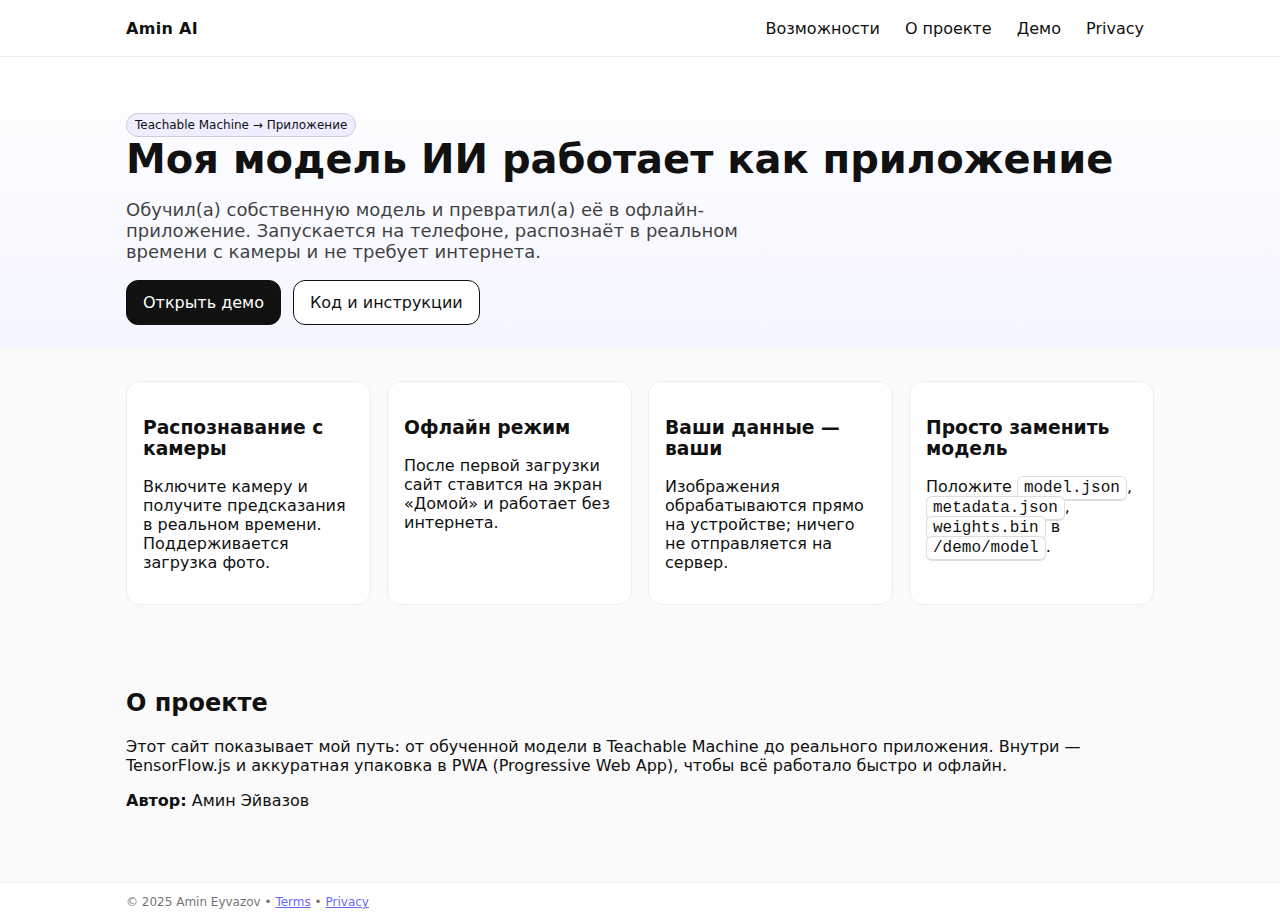
<file: index.html>
<!doctype html>
<html lang="ru">
<head>
  <meta charset="utf-8">
  <meta name="viewport" content="width=device-width, initial-scale=1">
  <title>AI by Amin Eyvazov — Демонстрация модели</title>
  <meta name="description" content="Мой проект: обученная модель Teachable Machine превращена в приложение — работает офлайн, распознаёт с камеры.">
  <link rel="icon" href="assets/icon-32.png">
  <link rel="manifest" href="site.webmanifest">
  <meta property="og:title" content="AI by Amin Eyvazov">
  <meta property="og:description" content="Обученная модель → настоящее приложение. Демонстрация работы офлайн с камеры.">
  <meta property="og:type" content="website">
  <meta property="og:image" content="assets/icon-512.png">
  <link rel="stylesheet" href="styles.css">
  <script>
  if ('serviceWorker' in navigator) {
    window.addEventListener('load', () => navigator.serviceWorker.register('./sw.js'));
  }
  </script>
</head>
<body>
  <header>
    <div class="container nav">
      <div class="brand">Amin AI</div>
      <nav>
        <a href="#features">Возможности</a>
        <a href="#about">О проекте</a>
        <a href="demo/">Демо</a>
        <a href="privacy.html">Privacy</a>
      </nav>
    </div>
  </header>

  <section class="hero">
    <div class="container">
      <span class="badge">Teachable Machine → Приложение</span>
      <h1>Моя модель ИИ работает как приложение</h1>
      <p>Обучил(а) собственную модель и превратил(а) её в офлайн-приложение. Запускается на телефоне, распознаёт в реальном времени с камеры и не требует интернета.</p>
      <div class="cta">
        <a class="btn" href="demo/">Открыть демо</a>
        <a class="btn sec" href="https://github.com" target="_blank" rel="noreferrer">Код и инструкции</a>
      </div>
    </div>
  </section>

  <section id="features" class="section">
    <div class="container grid">
      <div class="card">
        <h3>Распознавание с камеры</h3>
        <p>Включите камеру и получите предсказания в реальном времени. Поддерживается загрузка фото.</p>
      </div>
      <div class="card">
        <h3>Офлайн режим</h3>
        <p>После первой загрузки сайт ставится на экран «Домой» и работает без интернета.</p>
      </div>
      <div class="card">
        <h3>Ваши данные — ваши</h3>
        <p>Изображения обрабатываются прямо на устройстве; ничего не отправляется на сервер.</p>
      </div>
      <div class="card">
        <h3>Просто заменить модель</h3>
        <p>Положите <span class="kbd">model.json</span>, <span class="kbd">metadata.json</span>, <span class="kbd">weights.bin</span> в <span class="kbd">/demo/model</span>.</p>
      </div>
    </div>
  </section>

  <section id="about" class="section">
    <div class="container">
      <h2>О проекте</h2>
      <p>Этот сайт показывает мой путь: от обученной модели в Teachable Machine до реального приложения. Внутри — TensorFlow.js и аккуратная упаковка в PWA (Progressive Web App), чтобы всё работало быстро и офлайн.</p>
      <p><strong>Автор:</strong> Амин Эйвазов</p>
    </div>
  </section>

  <footer>
    <div class="container small">
      © 2025 Amin Eyvazov • <a href="terms.html">Terms</a> • <a href="privacy.html">Privacy</a>
    </div>
  </footer>
</body>
</html>
</file>
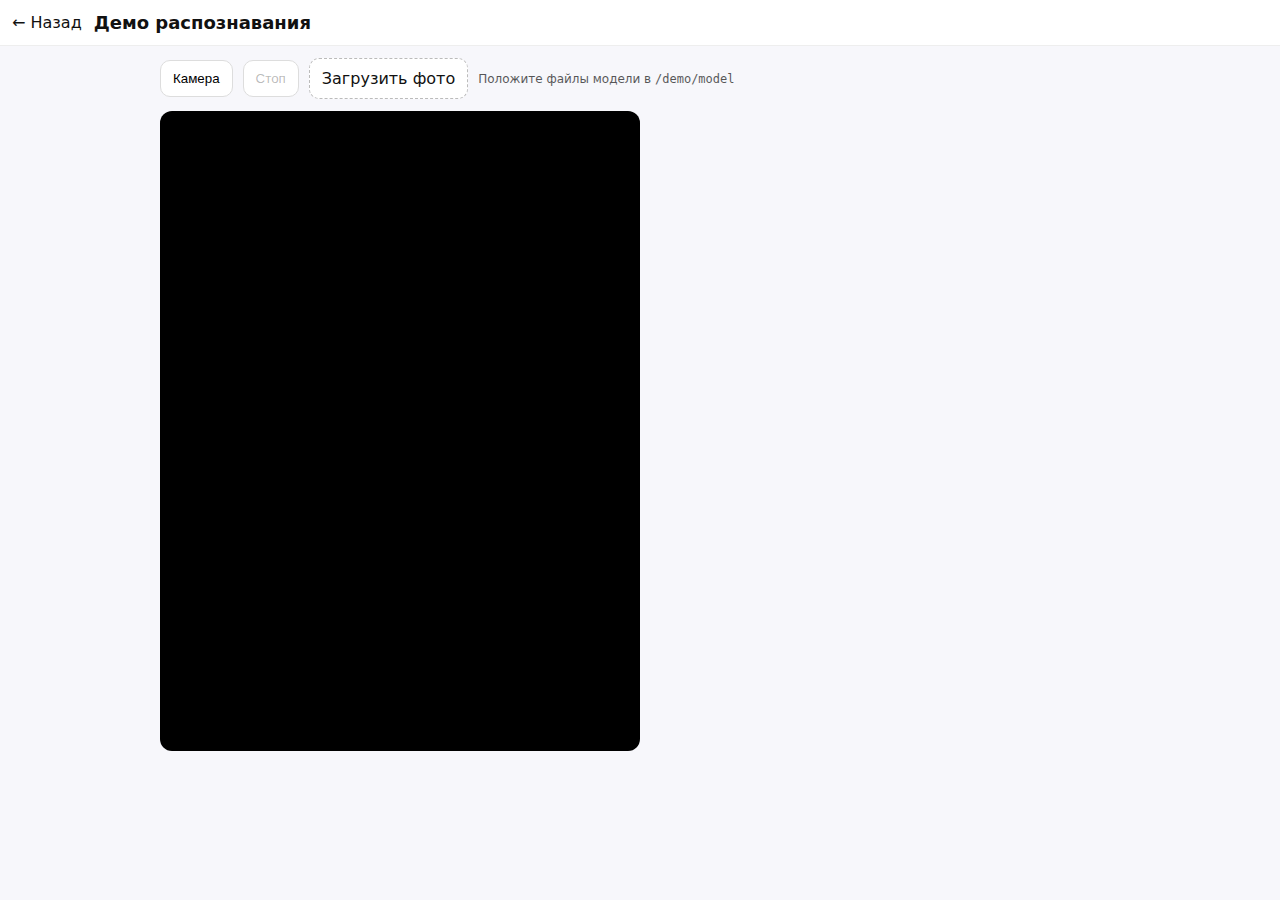
<file: demo/index.html>
<!doctype html>
<html lang="ru">
<head>
  <meta charset="utf-8" />
  <meta name="viewport" content="width=device-width, initial-scale=1" />
  <title>Демо распознавания — Amin AI</title>
  <link rel="manifest" href="manifest.webmanifest">
  <link rel="icon" href="../assets/icon-32.png">
  <link rel="stylesheet" href="style.css">
  <meta name="theme-color" content="#0b0b0b">
  <script defer src="https://cdn.jsdelivr.net/npm/@tensorflow/tfjs@4.20.0/dist/tf.min.js"></script>
  <script defer src="https://cdn.jsdelivr.net/npm/@teachablemachine/image@0.8.5/dist/teachablemachine-image.min.js"></script>
  <script defer src="script.js"></script>
</head>
<body>
  <header>
    <a href="../" class="back">← Назад</a>
    <h1>Демо распознавания</h1>
  </header>

  <main>
    <div class="controls">
      <button id="btnStart">Камера</button>
      <button id="btnStop" disabled>Стоп</button>
      <label class="file-input">
        <input type="file" id="fileInput" accept="image/*">
        Загрузить фото
      </label>
      <span class="hint">Положите файлы модели в <code>/demo/model</code></span>
    </div>

    <div class="view">
      <video id="webcam" autoplay playsinline muted></video>
      <canvas id="canvas" class="hidden"></canvas>
    </div>

    <section id="results">
      <ul id="labelContainer"></ul>
    </section>
  </main>

  <footer>
    <button id="installBtn" class="install">Установить офлайн</button>
  </footer>

  <script>
    let deferredPrompt;
    window.addEventListener('beforeinstallprompt', (e) => {
      e.preventDefault();
      deferredPrompt = e;
      document.getElementById('installBtn').style.display = 'inline-flex';
    });
    document.getElementById('installBtn').addEventListener('click', async () => {
      if (!deferredPrompt) return;
      deferredPrompt.prompt();
      await deferredPrompt.userChoice;
      deferredPrompt = null;
      document.getElementById('installBtn').style.display = 'none';
    });

    if ('serviceWorker' in navigator) {
      window.addEventListener('load', () => navigator.serviceWorker.register('../sw.js'));
    }
  </script>
</body>
</html>
</file>
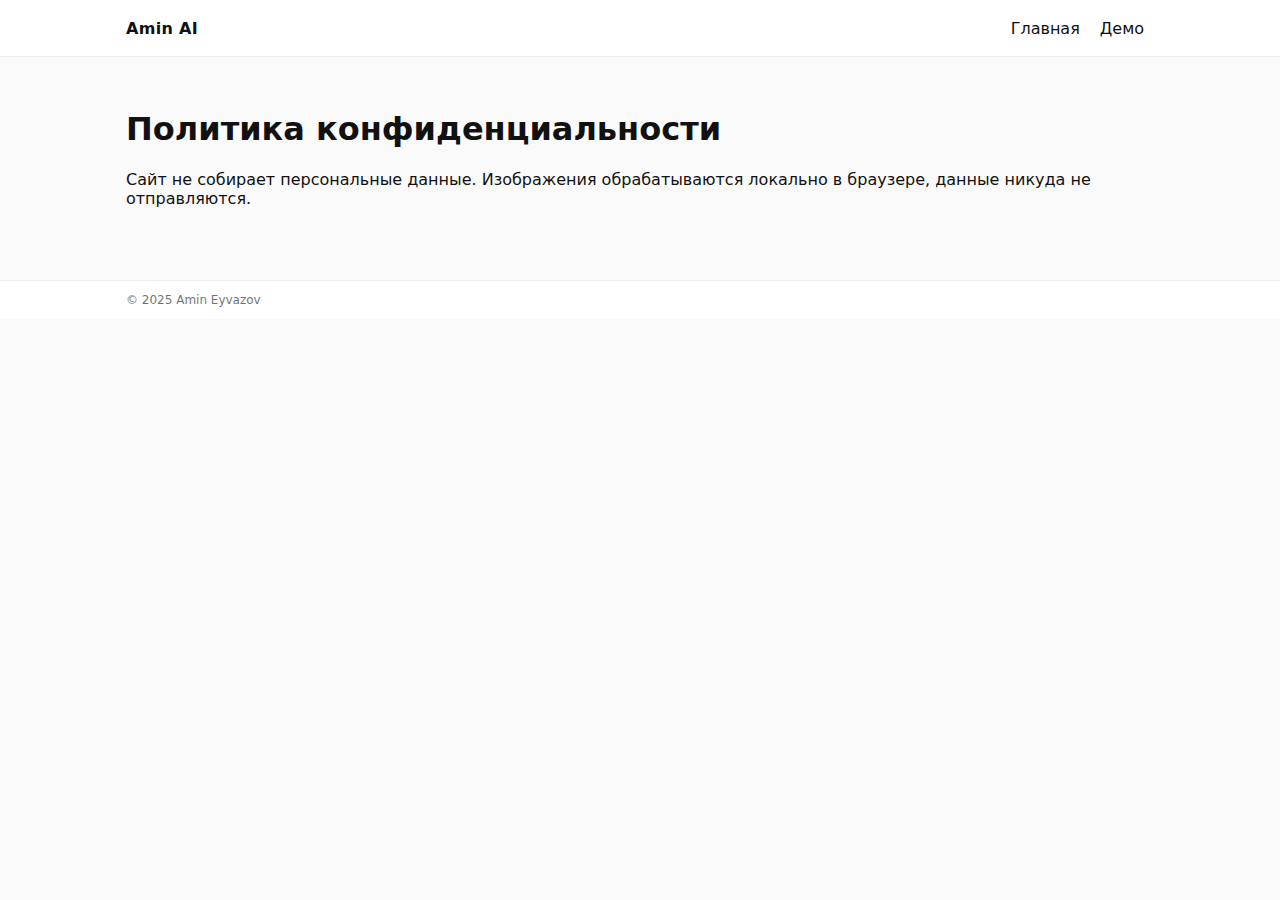
<file: privacy.html>
<!doctype html>
<html lang="ru"><head><meta charset="utf-8"><meta name="viewport" content="width=device-width, initial-scale=1">
<title>Privacy — Amin AI</title><link rel="icon" href="assets/icon-32.png"><link rel="stylesheet" href="styles.css"></head>
<body>
<header><div class="container nav"><div class="brand">Amin AI</div><nav><a href="/">Главная</a><a href="demo/">Демо</a></nav></div></header>
<section class="section"><div class="container">
<h1>Политика конфиденциальности</h1>
<p>Сайт не собирает персональные данные. Изображения обрабатываются локально в браузере, данные никуда не отправляются.</p>
</div></section>
<footer><div class="container small">© 2025 Amin Eyvazov</div></footer>
</body></html>
</file>
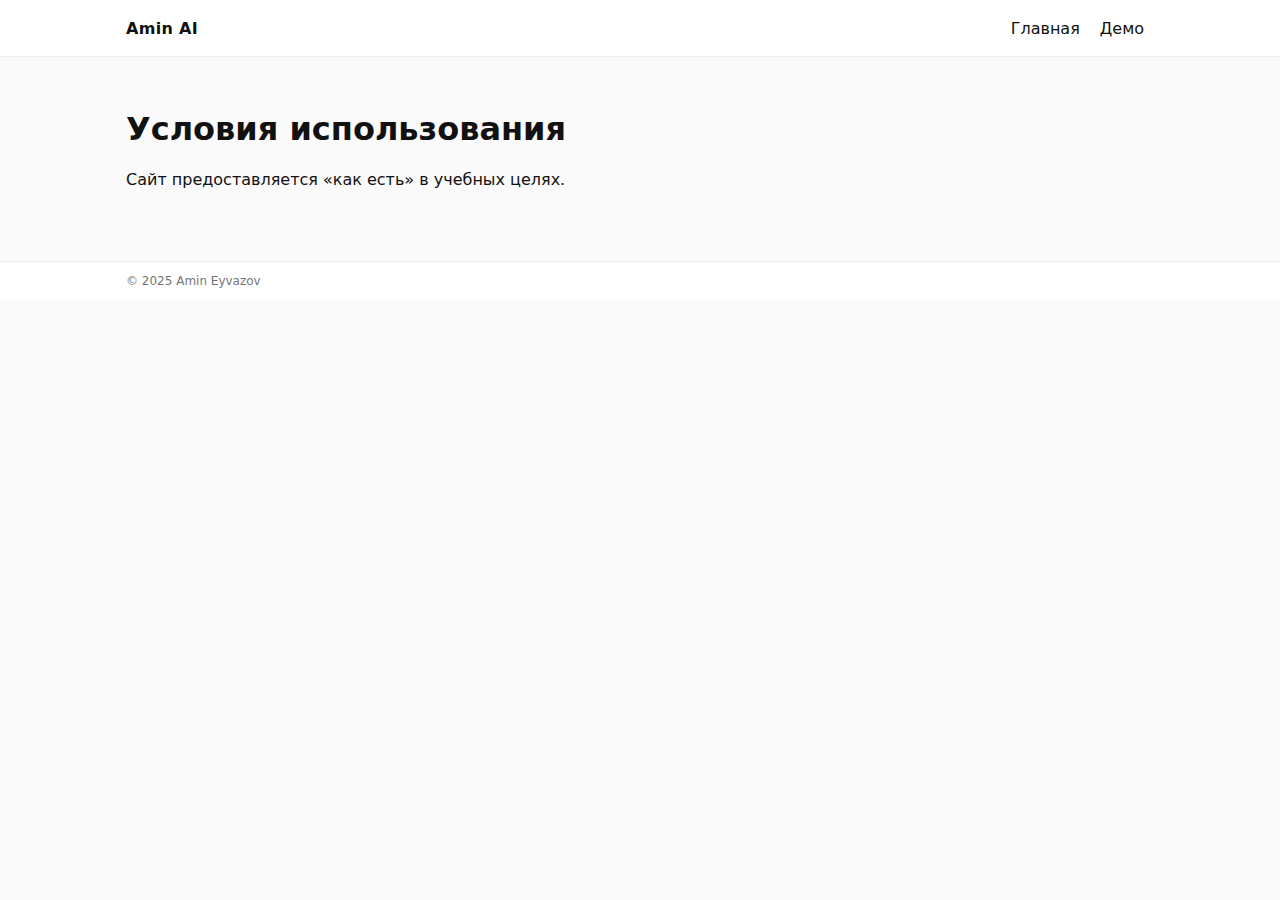
<file: terms.html>
<!doctype html>
<html lang="ru"><head><meta charset="utf-8"><meta name="viewport" content="width=device-width, initial-scale=1">
<title>Terms — Amin AI</title><link rel="icon" href="assets/icon-32.png"><link rel="stylesheet" href="styles.css"></head>
<body>
<header><div class="container nav"><div class="brand">Amin AI</div><nav><a href="/">Главная</a><a href="demo/">Демо</a></nav></div></header>
<section class="section"><div class="container">
<h1>Условия использования</h1>
<p>Сайт предоставляется «как есть» в учебных целях.</p>
</div></section>
<footer><div class="container small">© 2025 Amin Eyvazov</div></footer>
</body></html>
</file>
<file: styles.css>
*{box-sizing:border-box}body{margin:0;font-family:system-ui,-apple-system,Segoe UI,Roboto,Arial,sans-serif;color:#111;background:#fafafa}
header{position:sticky;top:0;background:#fff;border-bottom:1px solid #eee;z-index:10}
.container{max-width:1060px;margin:0 auto;padding:0 16px}
.nav{display:flex;align-items:center;justify-content:space-between;height:56px}
.nav a{color:#111;text-decoration:none;margin:0 10px}
.nav .brand{font-weight:800;letter-spacing:.3px}
.hero{padding:56px 0 24px;background:linear-gradient(180deg,#fff, #f4f6ff)}
.hero h1{font-size:40px;line-height:1.1;margin:0 0 10px}
.hero p{max-width:680px;font-size:18px;opacity:.8}
.hero .cta{display:flex;gap:12px;margin-top:18px;flex-wrap:wrap}
.btn{padding:12px 16px;border-radius:12px;border:1px solid #111;background:#111;color:#fff;cursor:pointer;text-decoration:none}
.btn.sec{background:#fff;color:#111}
.grid{display:grid;grid-template-columns:repeat(auto-fit,minmax(220px,1fr));gap:16px}
.card{background:#fff;border:1px solid #eee;border-radius:14px;padding:16px}
.section{padding:32px 0}
footer{border-top:1px solid #eee;background:#fff;padding:12px 0;margin-top:24px}
.small{font-size:12px;opacity:.6}
.kbd{font-family:ui-monospace, SFMono-Regular, Menlo, Consolas, monospace;border:1px solid #ddd;border-bottom-width:2px;border-radius:6px;padding:2px 6px;background:#fff}
.badge{display:inline-block;padding:4px 8px;border-radius:999px;background:#eef;border:1px solid #ccd;font-size:12px}
</file>
<file: demo/style.css>
body{margin:0;font-family:system-ui,-apple-system,Segoe UI,Roboto,Arial,sans-serif;background:#f7f7fb;color:#111}
header{display:flex;align-items:center;gap:12px;padding:12px;border-bottom:1px solid #eee;background:#fff}
header h1{margin:0;font-size:18px}
.back{text-decoration:none;color:#111}
main{padding:12px;max-width:960px;margin:0 auto}
.controls{display:flex;gap:10px;align-items:center;flex-wrap:wrap;margin-bottom:12px}
button{padding:10px 12px;border:1px solid #ddd;border-radius:10px;background:#fff;cursor:pointer}
.file-input{padding:10px 12px;border:1px dashed #bbb;border-radius:10px;background:#fff;cursor:pointer}
.file-input input{display:none}
.view{width:100%;max-width:480px;aspect-ratio:3/4;background:#000;border-radius:12px;overflow:hidden}
video,canvas{width:100%;height:100%;object-fit:cover}
.hidden{display:none}
#labelContainer{list-style:none;padding:0;margin:12px 0}
#labelContainer li{display:flex;justify-content:space-between;background:#fff;border:1px solid #eee;border-radius:10px;padding:10px 12px;margin-bottom:8px}
.install{display:none;position:fixed;right:12px;bottom:12px}
.hint{font-size:12px;opacity:.7}
</file>
